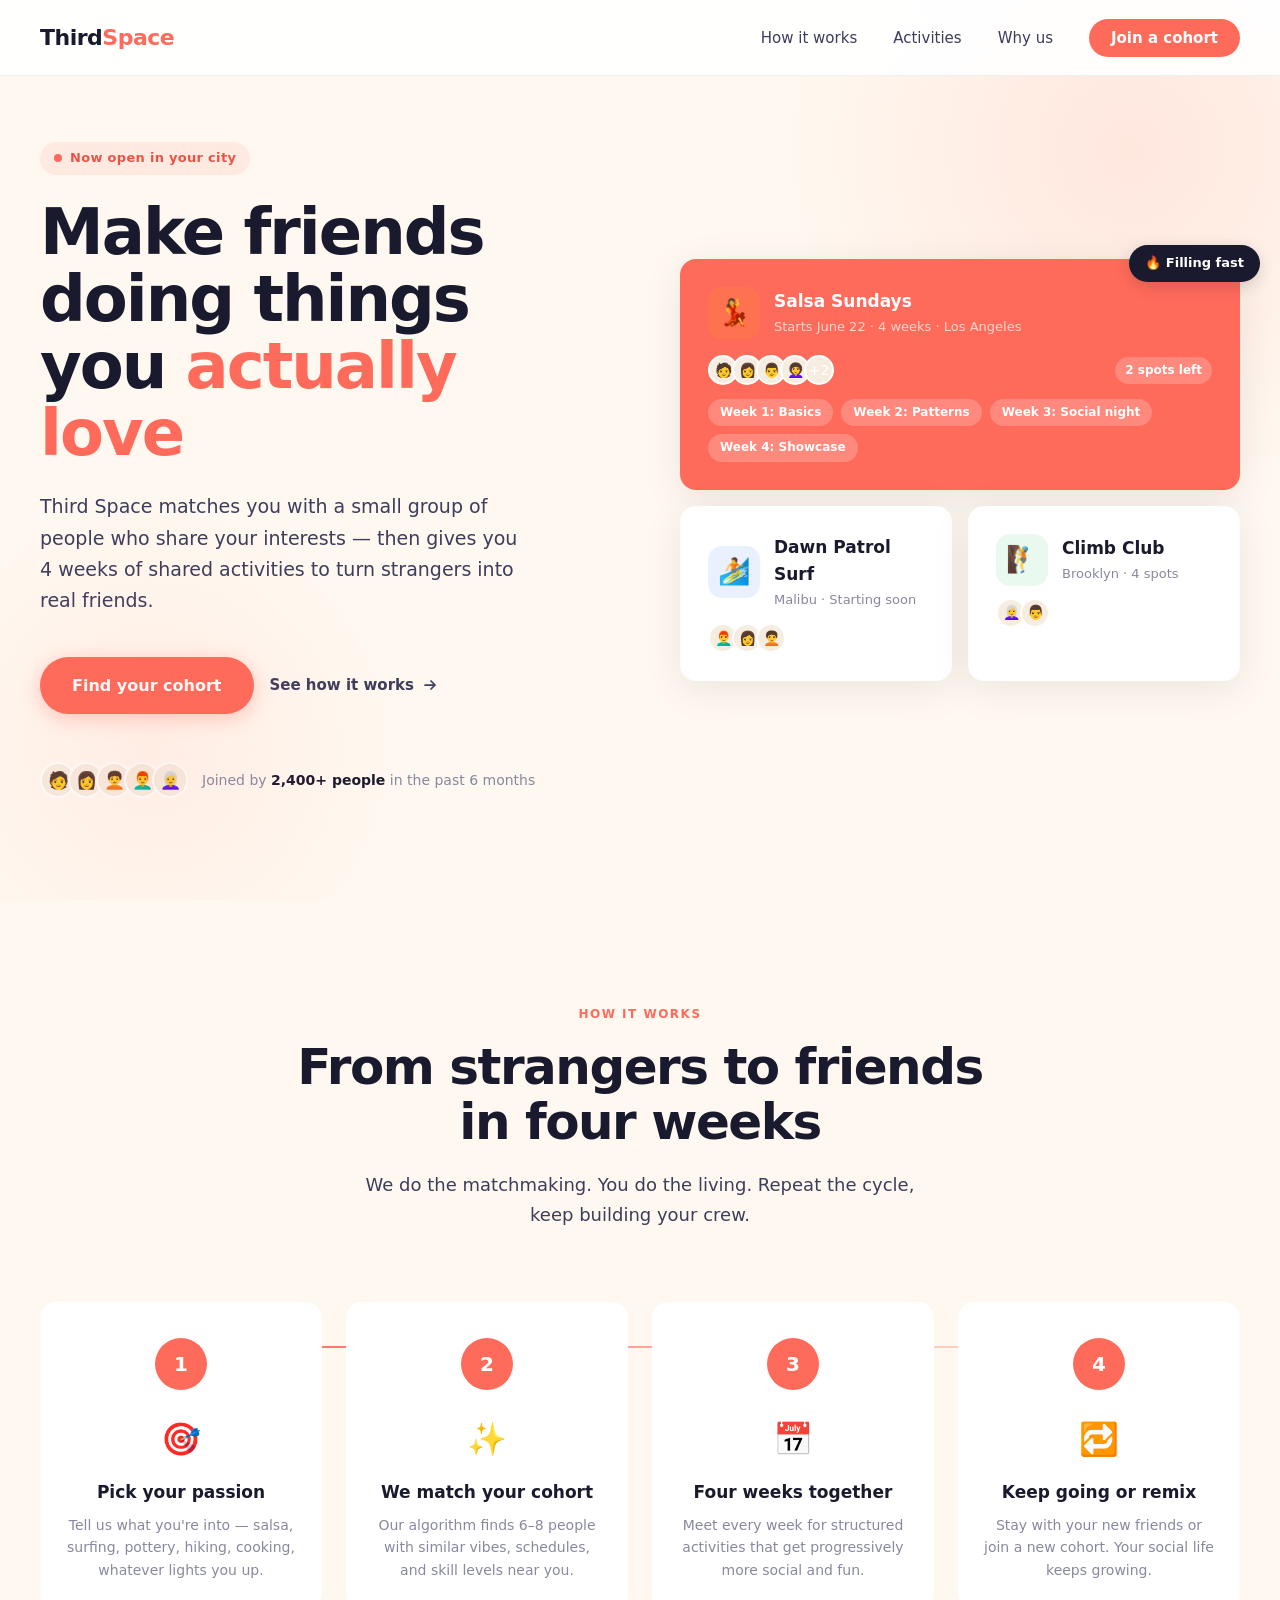
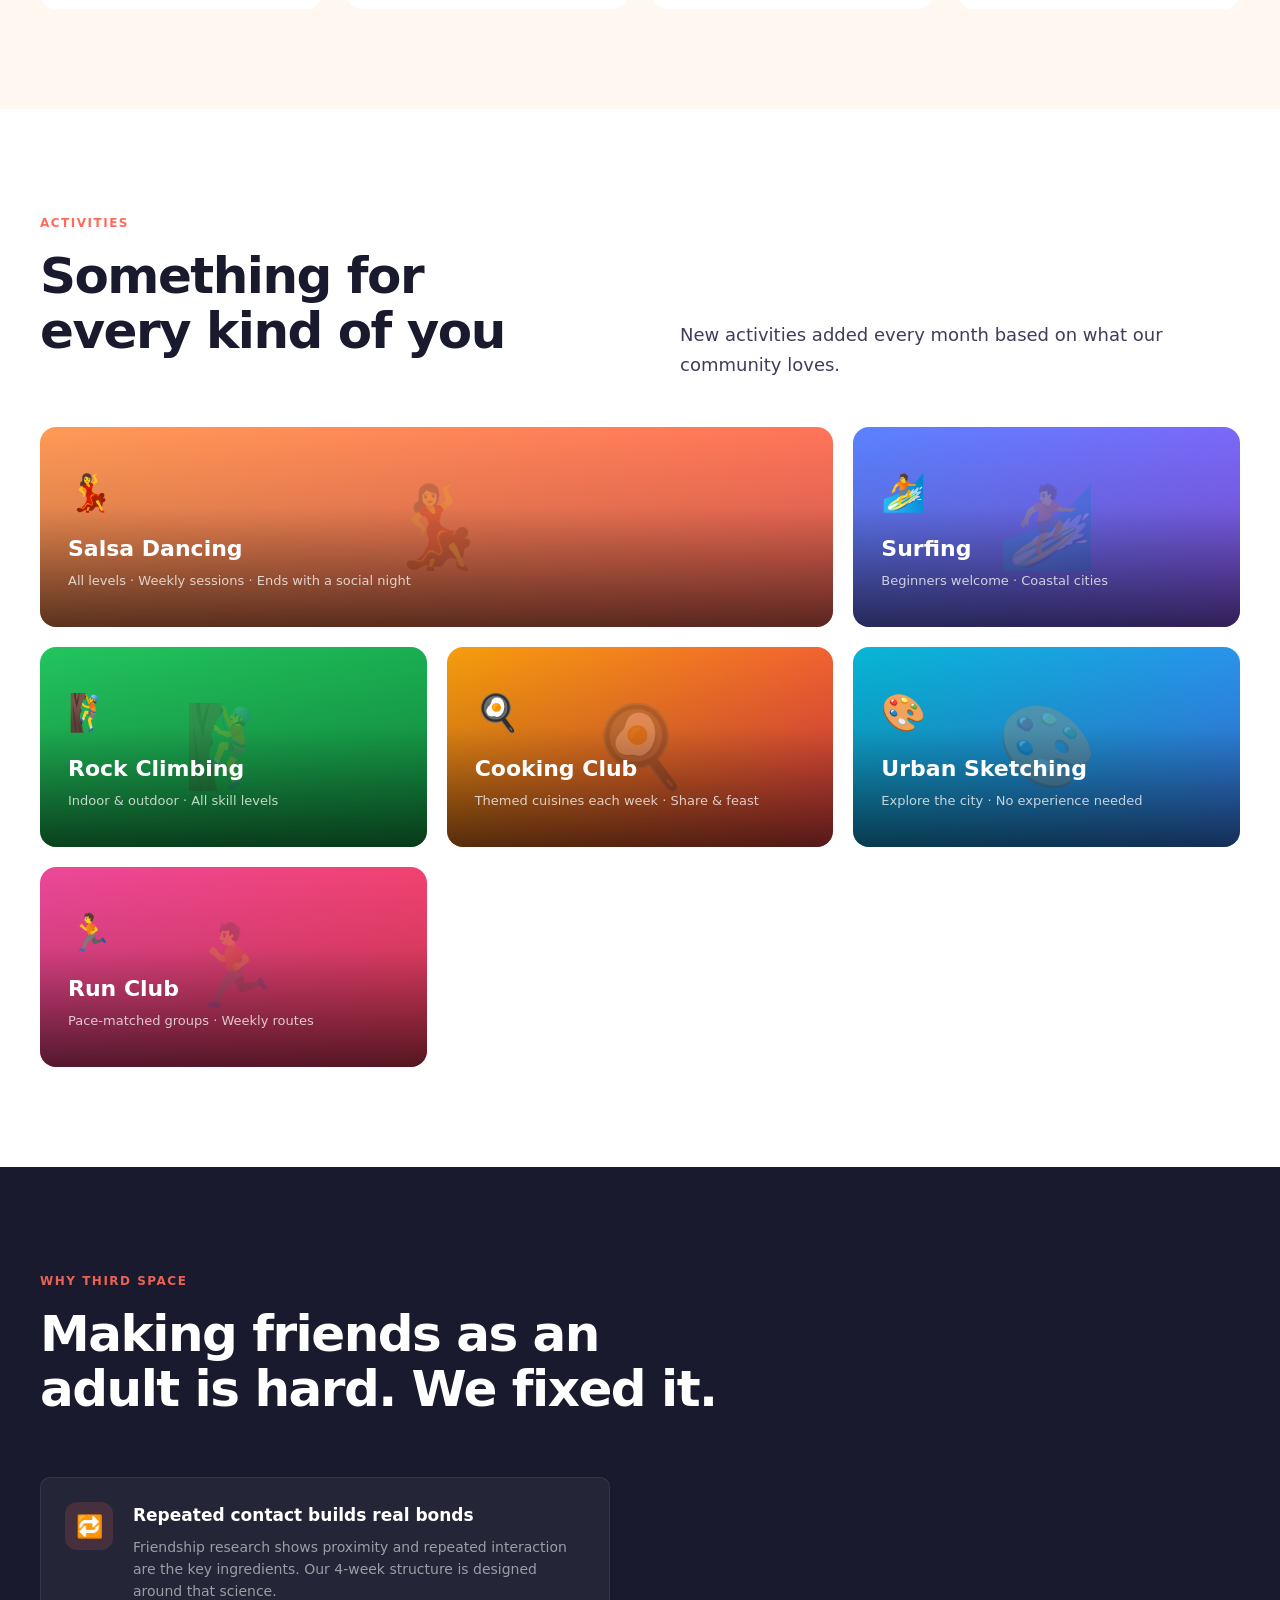
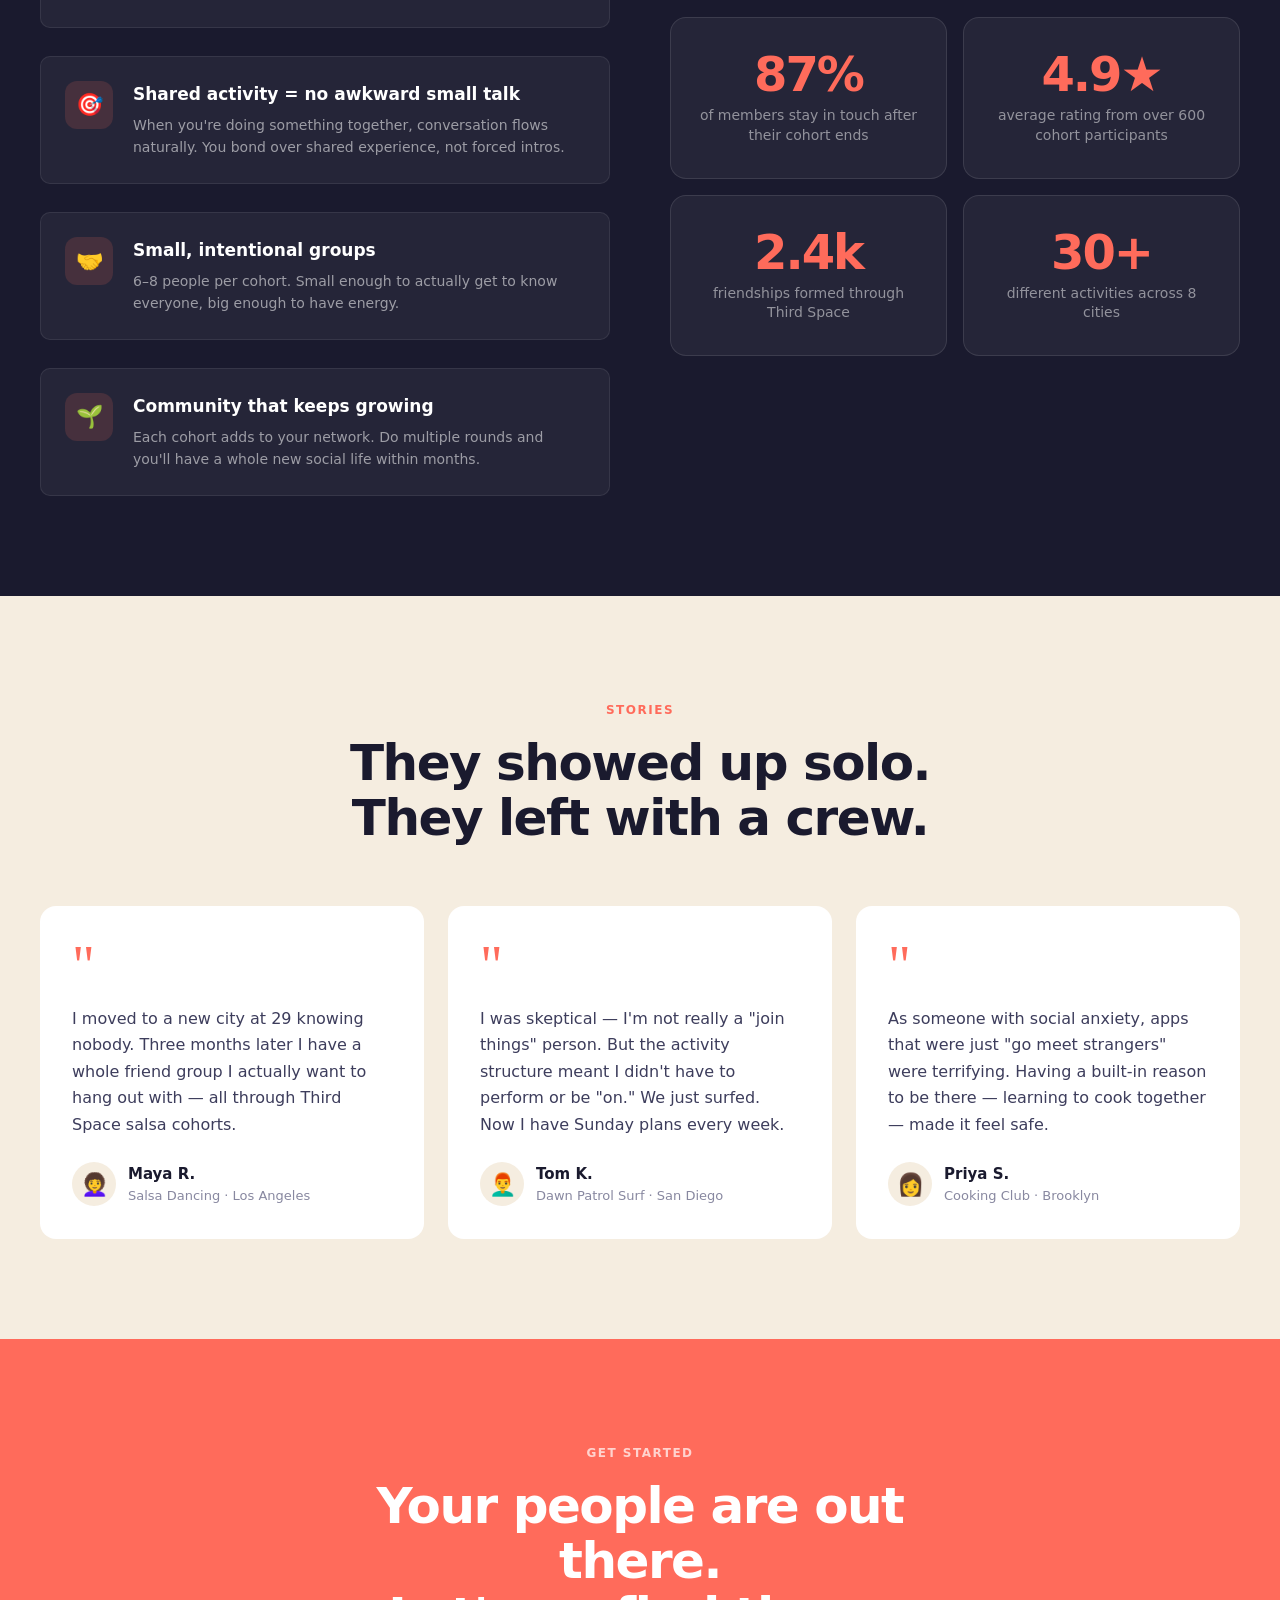
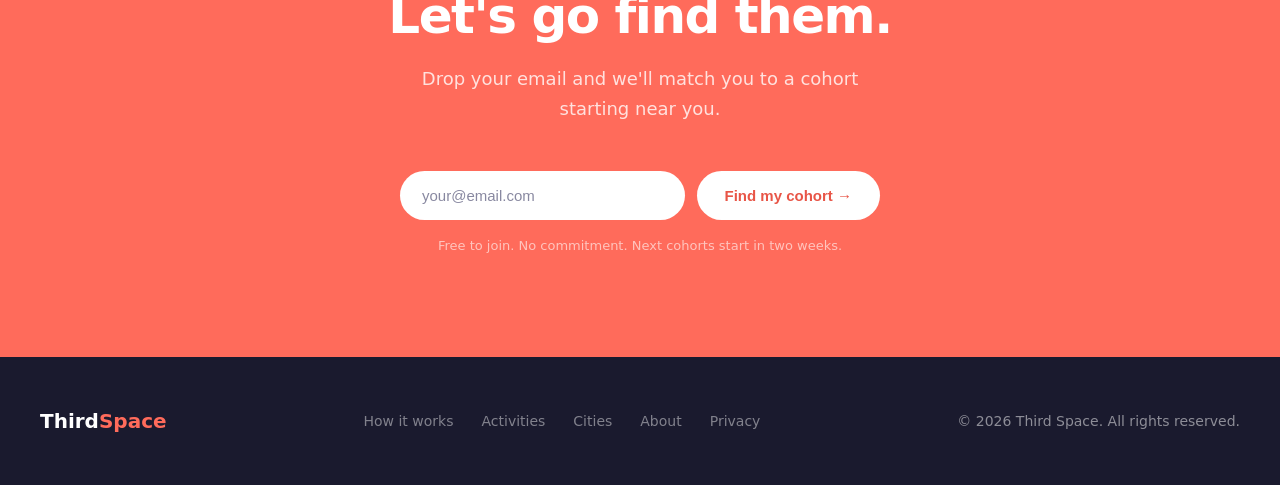
<file: index.html>
<!DOCTYPE html>
<html lang="en">
<head>
  <meta charset="UTF-8" />
  <meta name="viewport" content="width=device-width, initial-scale=1.0" />
  <title>Third Space — Find Your People</title>
  <style>
    *, *::before, *::after { box-sizing: border-box; margin: 0; padding: 0; }

    :root {
      --coral: #FF6B5B;
      --coral-dark: #E85547;
      --sand: #FFF8F0;
      --clay: #F5EDE0;
      --ink: #1A1A2E;
      --ink-soft: #3D3D5C;
      --muted: #8888A0;
      --white: #FFFFFF;
      --radius: 16px;
      --radius-sm: 10px;
    }

    html { scroll-behavior: smooth; }

    body {
      font-family: -apple-system, BlinkMacSystemFont, 'Segoe UI', system-ui, sans-serif;
      background: var(--white);
      color: var(--ink);
      line-height: 1.6;
      overflow-x: hidden;
    }

    /* NAV */
    nav {
      position: fixed;
      top: 0;
      left: 0;
      right: 0;
      z-index: 100;
      padding: 20px 40px;
      display: flex;
      align-items: center;
      justify-content: space-between;
      background: rgba(255,255,255,0.92);
      backdrop-filter: blur(12px);
      border-bottom: 1px solid rgba(0,0,0,0.06);
    }

    .logo {
      font-size: 22px;
      font-weight: 800;
      color: var(--ink);
      letter-spacing: -0.5px;
    }

    .logo span { color: var(--coral); }

    nav ul {
      list-style: none;
      display: flex;
      gap: 36px;
    }

    nav ul a {
      text-decoration: none;
      color: var(--ink-soft);
      font-size: 15px;
      font-weight: 500;
      transition: color 0.2s;
    }

    nav ul a:hover { color: var(--coral); }

    .nav-cta {
      background: var(--coral);
      color: var(--white) !important;
      padding: 10px 22px;
      border-radius: 50px;
      font-weight: 600 !important;
      transition: background 0.2s, transform 0.15s !important;
    }

    .nav-cta:hover {
      background: var(--coral-dark) !important;
      color: var(--white) !important;
      transform: translateY(-1px);
    }

    /* HERO */
    .hero {
      min-height: 100vh;
      display: flex;
      align-items: center;
      padding: 120px 40px 80px;
      background: var(--sand);
      position: relative;
      overflow: hidden;
    }

    .hero::before {
      content: '';
      position: absolute;
      top: -200px;
      right: -200px;
      width: 700px;
      height: 700px;
      border-radius: 50%;
      background: radial-gradient(circle, rgba(255,107,91,0.12) 0%, transparent 70%);
      pointer-events: none;
    }

    .hero::after {
      content: '';
      position: absolute;
      bottom: -100px;
      left: -100px;
      width: 500px;
      height: 500px;
      border-radius: 50%;
      background: radial-gradient(circle, rgba(255,107,91,0.08) 0%, transparent 70%);
      pointer-events: none;
    }

    .hero-inner {
      max-width: 1200px;
      margin: 0 auto;
      width: 100%;
      display: grid;
      grid-template-columns: 1fr 1fr;
      gap: 80px;
      align-items: center;
    }

    .hero-badge {
      display: inline-flex;
      align-items: center;
      gap: 8px;
      background: rgba(255,107,91,0.1);
      color: var(--coral-dark);
      padding: 6px 14px;
      border-radius: 50px;
      font-size: 13px;
      font-weight: 600;
      letter-spacing: 0.3px;
      margin-bottom: 24px;
    }

    .hero-badge::before {
      content: '';
      width: 8px;
      height: 8px;
      background: var(--coral);
      border-radius: 50%;
    }

    .hero h1 {
      font-size: clamp(42px, 5vw, 66px);
      font-weight: 900;
      line-height: 1.05;
      letter-spacing: -2px;
      color: var(--ink);
      margin-bottom: 24px;
    }

    .hero h1 em {
      font-style: normal;
      color: var(--coral);
    }

    .hero p {
      font-size: 19px;
      color: var(--ink-soft);
      margin-bottom: 40px;
      max-width: 480px;
      line-height: 1.65;
    }

    .hero-actions {
      display: flex;
      gap: 16px;
      align-items: center;
      flex-wrap: wrap;
    }

    .btn-primary {
      display: inline-block;
      background: var(--coral);
      color: var(--white);
      padding: 16px 32px;
      border-radius: 50px;
      font-size: 16px;
      font-weight: 700;
      text-decoration: none;
      transition: background 0.2s, transform 0.15s, box-shadow 0.2s;
      box-shadow: 0 4px 20px rgba(255,107,91,0.35);
    }

    .btn-primary:hover {
      background: var(--coral-dark);
      transform: translateY(-2px);
      box-shadow: 0 8px 28px rgba(255,107,91,0.4);
    }

    .btn-ghost {
      display: inline-flex;
      align-items: center;
      gap: 8px;
      color: var(--ink-soft);
      font-size: 15px;
      font-weight: 600;
      text-decoration: none;
      transition: color 0.2s;
    }

    .btn-ghost:hover { color: var(--coral); }

    .btn-ghost svg { transition: transform 0.2s; }
    .btn-ghost:hover svg { transform: translateX(4px); }

    .hero-social-proof {
      margin-top: 48px;
      display: flex;
      align-items: center;
      gap: 14px;
    }

    .avatars {
      display: flex;
    }

    .avatars span {
      width: 36px;
      height: 36px;
      border-radius: 50%;
      border: 2px solid var(--white);
      margin-left: -8px;
      font-size: 17px;
      display: flex;
      align-items: center;
      justify-content: center;
      background: var(--clay);
    }

    .avatars span:first-child { margin-left: 0; }

    .social-proof-text {
      font-size: 14px;
      color: var(--muted);
    }

    .social-proof-text strong {
      color: var(--ink);
      font-weight: 700;
    }

    /* HERO VISUAL */
    .hero-visual {
      position: relative;
    }

    .cohort-card {
      background: var(--white);
      border-radius: var(--radius);
      padding: 28px;
      box-shadow: 0 8px 40px rgba(0,0,0,0.08);
      margin-bottom: 16px;
      position: relative;
      transition: transform 0.3s;
    }

    .cohort-card:hover { transform: translateY(-4px); }

    .cohort-card-header {
      display: flex;
      align-items: center;
      gap: 14px;
      margin-bottom: 16px;
    }

    .cohort-emoji {
      width: 52px;
      height: 52px;
      border-radius: 14px;
      display: flex;
      align-items: center;
      justify-content: center;
      font-size: 26px;
      flex-shrink: 0;
    }

    .cohort-emoji.orange { background: rgba(255,165,0,0.12); }
    .cohort-emoji.blue   { background: rgba(91,130,255,0.12); }
    .cohort-emoji.green  { background: rgba(72,200,120,0.12); }

    .cohort-title {
      font-size: 17px;
      font-weight: 700;
      color: var(--ink);
      margin-bottom: 2px;
    }

    .cohort-subtitle {
      font-size: 13px;
      color: var(--muted);
    }

    .cohort-members {
      display: flex;
      align-items: center;
      justify-content: space-between;
    }

    .member-row {
      display: flex;
    }

    .member-dot {
      width: 30px;
      height: 30px;
      border-radius: 50%;
      border: 2px solid var(--white);
      margin-left: -6px;
      font-size: 14px;
      display: flex;
      align-items: center;
      justify-content: center;
      background: var(--clay);
    }

    .member-dot:first-child { margin-left: 0; }

    .spots-badge {
      background: rgba(72,200,120,0.12);
      color: #28A058;
      font-size: 12px;
      font-weight: 700;
      padding: 4px 10px;
      border-radius: 20px;
    }

    .cohort-card.featured {
      background: var(--coral);
      color: var(--white);
    }

    .cohort-card.featured .cohort-title { color: var(--white); }
    .cohort-card.featured .cohort-subtitle { color: rgba(255,255,255,0.7); }
    .cohort-card.featured .spots-badge {
      background: rgba(255,255,255,0.2);
      color: var(--white);
    }

    .week-chips {
      display: flex;
      gap: 8px;
      margin-top: 14px;
      flex-wrap: wrap;
    }

    .chip {
      background: rgba(255,255,255,0.2);
      color: var(--white);
      font-size: 12px;
      font-weight: 600;
      padding: 4px 12px;
      border-radius: 20px;
    }

    .floating-badge {
      position: absolute;
      right: -20px;
      top: -14px;
      background: var(--ink);
      color: var(--white);
      font-size: 13px;
      font-weight: 700;
      padding: 8px 16px;
      border-radius: 50px;
      white-space: nowrap;
      box-shadow: 0 4px 16px rgba(0,0,0,0.15);
    }

    /* SECTION SHARED */
    section { padding: 100px 40px; }

    .section-inner {
      max-width: 1200px;
      margin: 0 auto;
    }

    .section-label {
      display: inline-block;
      font-size: 12px;
      font-weight: 800;
      letter-spacing: 1.5px;
      text-transform: uppercase;
      color: var(--coral);
      margin-bottom: 16px;
    }

    .section-title {
      font-size: clamp(32px, 4vw, 50px);
      font-weight: 900;
      letter-spacing: -1.5px;
      line-height: 1.1;
      color: var(--ink);
      margin-bottom: 20px;
    }

    .section-sub {
      font-size: 18px;
      color: var(--ink-soft);
      max-width: 560px;
      line-height: 1.65;
    }

    /* HOW IT WORKS */
    .how {
      background: var(--sand);
    }

    .how-header {
      text-align: center;
      margin-bottom: 72px;
    }

    .steps {
      display: grid;
      grid-template-columns: repeat(4, 1fr);
      gap: 24px;
      position: relative;
    }

    .steps::before {
      content: '';
      position: absolute;
      top: 44px;
      left: calc(12.5% + 28px);
      right: calc(12.5% + 28px);
      height: 2px;
      background: linear-gradient(to right, var(--coral), rgba(255,107,91,0.2));
      pointer-events: none;
    }

    .step {
      text-align: center;
      padding: 36px 24px 28px;
      background: var(--white);
      border-radius: var(--radius);
      position: relative;
      transition: transform 0.25s, box-shadow 0.25s;
    }

    .step:hover {
      transform: translateY(-6px);
      box-shadow: 0 16px 40px rgba(0,0,0,0.08);
    }

    .step-number {
      width: 52px;
      height: 52px;
      border-radius: 50%;
      background: var(--coral);
      color: var(--white);
      font-size: 20px;
      font-weight: 900;
      display: flex;
      align-items: center;
      justify-content: center;
      margin: 0 auto 24px;
      position: relative;
      z-index: 1;
    }

    .step-icon {
      font-size: 32px;
      margin-bottom: 14px;
    }

    .step h3 {
      font-size: 17px;
      font-weight: 800;
      color: var(--ink);
      margin-bottom: 8px;
    }

    .step p {
      font-size: 14px;
      color: var(--muted);
      line-height: 1.6;
    }

    /* ACTIVITIES */
    .activities-header {
      display: flex;
      align-items: flex-end;
      justify-content: space-between;
      margin-bottom: 48px;
      flex-wrap: wrap;
      gap: 20px;
    }

    .activity-grid {
      display: grid;
      grid-template-columns: repeat(3, 1fr);
      gap: 20px;
    }

    .activity-card {
      border-radius: var(--radius);
      padding: 36px 28px;
      position: relative;
      overflow: hidden;
      cursor: pointer;
      transition: transform 0.25s, box-shadow 0.25s;
      min-height: 200px;
      display: flex;
      flex-direction: column;
      justify-content: flex-end;
    }

    .activity-card:hover {
      transform: translateY(-6px);
      box-shadow: 0 20px 50px rgba(0,0,0,0.14);
    }

    .activity-card::before {
      content: '';
      position: absolute;
      inset: 0;
      background: linear-gradient(to top, rgba(0,0,0,0.65) 0%, rgba(0,0,0,0.1) 60%, transparent 100%);
      z-index: 1;
    }

    .activity-bg {
      position: absolute;
      inset: 0;
      font-size: 80px;
      display: flex;
      align-items: center;
      justify-content: center;
      opacity: 0.25;
    }

    .activity-card:nth-child(1) { background: linear-gradient(135deg, #FF9A56, #FF6B5B); }
    .activity-card:nth-child(2) { background: linear-gradient(135deg, #5B82FF, #8B5CF6); }
    .activity-card:nth-child(3) { background: linear-gradient(135deg, #22C55E, #16A34A); }
    .activity-card:nth-child(4) { background: linear-gradient(135deg, #F59E0B, #EF4444); }
    .activity-card:nth-child(5) { background: linear-gradient(135deg, #06B6D4, #3B82F6); }
    .activity-card:nth-child(6) { background: linear-gradient(135deg, #EC4899, #F43F5E); }

    .activity-content {
      position: relative;
      z-index: 2;
    }

    .activity-emoji {
      font-size: 36px;
      margin-bottom: 10px;
      display: block;
    }

    .activity-name {
      font-size: 22px;
      font-weight: 800;
      color: var(--white);
      margin-bottom: 4px;
    }

    .activity-meta {
      font-size: 13px;
      color: rgba(255,255,255,0.75);
      font-weight: 500;
    }

    .activity-card.wide {
      grid-column: span 2;
    }

    /* WHY SECTION */
    .why { background: var(--ink); color: var(--white); }

    .why .section-label { color: rgba(255,107,91,0.9); }

    .why .section-title { color: var(--white); }

    .why-grid {
      display: grid;
      grid-template-columns: 1fr 1fr;
      gap: 60px;
      align-items: center;
      margin-top: 60px;
    }

    .why-features {
      display: flex;
      flex-direction: column;
      gap: 28px;
    }

    .why-feature {
      display: flex;
      gap: 20px;
      align-items: flex-start;
      padding: 24px;
      border-radius: var(--radius-sm);
      background: rgba(255,255,255,0.05);
      border: 1px solid rgba(255,255,255,0.08);
      transition: background 0.2s, border-color 0.2s;
    }

    .why-feature:hover {
      background: rgba(255,107,91,0.1);
      border-color: rgba(255,107,91,0.3);
    }

    .why-icon {
      width: 48px;
      height: 48px;
      border-radius: 12px;
      background: rgba(255,107,91,0.15);
      display: flex;
      align-items: center;
      justify-content: center;
      font-size: 22px;
      flex-shrink: 0;
    }

    .why-feature h3 {
      font-size: 17px;
      font-weight: 700;
      color: var(--white);
      margin-bottom: 6px;
    }

    .why-feature p {
      font-size: 14px;
      color: rgba(255,255,255,0.55);
      line-height: 1.6;
    }

    .stat-grid {
      display: grid;
      grid-template-columns: 1fr 1fr;
      gap: 16px;
    }

    .stat-card {
      background: rgba(255,255,255,0.05);
      border: 1px solid rgba(255,255,255,0.1);
      border-radius: var(--radius);
      padding: 32px 24px;
      text-align: center;
    }

    .stat-number {
      font-size: 48px;
      font-weight: 900;
      color: var(--coral);
      letter-spacing: -2px;
      line-height: 1;
      margin-bottom: 8px;
    }

    .stat-label {
      font-size: 14px;
      color: rgba(255,255,255,0.5);
      line-height: 1.4;
    }

    /* TESTIMONIALS */
    .testimonials { background: var(--clay); }

    .testimonials-header {
      text-align: center;
      margin-bottom: 60px;
    }

    .testimonial-grid {
      display: grid;
      grid-template-columns: repeat(3, 1fr);
      gap: 24px;
    }

    .testimonial-card {
      background: var(--white);
      border-radius: var(--radius);
      padding: 32px;
      position: relative;
      transition: transform 0.25s, box-shadow 0.25s;
    }

    .testimonial-card:hover {
      transform: translateY(-4px);
      box-shadow: 0 16px 40px rgba(0,0,0,0.08);
    }

    .quote-mark {
      font-size: 56px;
      color: var(--coral);
      line-height: 1;
      margin-bottom: 12px;
      font-family: Georgia, serif;
    }

    .testimonial-text {
      font-size: 16px;
      color: var(--ink-soft);
      line-height: 1.65;
      margin-bottom: 24px;
    }

    .testimonial-author {
      display: flex;
      align-items: center;
      gap: 12px;
    }

    .author-avatar {
      width: 44px;
      height: 44px;
      border-radius: 50%;
      font-size: 22px;
      display: flex;
      align-items: center;
      justify-content: center;
      background: var(--clay);
      flex-shrink: 0;
    }

    .author-name {
      font-size: 15px;
      font-weight: 700;
      color: var(--ink);
    }

    .author-cohort {
      font-size: 13px;
      color: var(--muted);
    }

    /* CTA */
    .cta {
      background: var(--coral);
      text-align: center;
      padding: 100px 40px;
    }

    .cta .section-label { color: rgba(255,255,255,0.7); }

    .cta .section-title { color: var(--white); max-width: 700px; margin: 0 auto 20px; }

    .cta .section-sub { color: rgba(255,255,255,0.8); max-width: 500px; margin: 0 auto 48px; }

    .signup-form {
      display: flex;
      gap: 12px;
      max-width: 480px;
      margin: 0 auto;
      flex-wrap: wrap;
      justify-content: center;
    }

    .signup-form input {
      flex: 1;
      min-width: 220px;
      padding: 16px 22px;
      border-radius: 50px;
      border: none;
      font-size: 15px;
      outline: none;
      background: var(--white);
      color: var(--ink);
    }

    .signup-form input::placeholder { color: var(--muted); }

    .btn-white {
      background: var(--white);
      color: var(--coral-dark);
      padding: 16px 28px;
      border-radius: 50px;
      font-size: 15px;
      font-weight: 700;
      border: none;
      cursor: pointer;
      transition: transform 0.15s, box-shadow 0.2s;
      white-space: nowrap;
    }

    .btn-white:hover {
      transform: translateY(-2px);
      box-shadow: 0 8px 24px rgba(0,0,0,0.15);
    }

    .cta-note {
      margin-top: 16px;
      font-size: 13px;
      color: rgba(255,255,255,0.6);
    }

    /* FOOTER */
    footer {
      background: var(--ink);
      color: rgba(255,255,255,0.5);
      padding: 48px 40px;
    }

    .footer-inner {
      max-width: 1200px;
      margin: 0 auto;
      display: flex;
      align-items: center;
      justify-content: space-between;
      flex-wrap: wrap;
      gap: 20px;
    }

    .footer-logo {
      font-size: 20px;
      font-weight: 800;
      color: var(--white);
    }

    .footer-logo span { color: var(--coral); }

    .footer-links {
      display: flex;
      gap: 28px;
      list-style: none;
    }

    .footer-links a {
      text-decoration: none;
      color: rgba(255,255,255,0.45);
      font-size: 14px;
      transition: color 0.2s;
    }

    .footer-links a:hover { color: var(--white); }

    .footer-copy { font-size: 14px; }

    /* RESPONSIVE */
    @media (max-width: 900px) {
      nav ul { display: none; }

      .hero-inner {
        grid-template-columns: 1fr;
        gap: 60px;
      }

      .hero-visual { display: none; }

      .steps {
        grid-template-columns: repeat(2, 1fr);
      }

      .steps::before { display: none; }

      .activity-grid {
        grid-template-columns: repeat(2, 1fr);
      }

      .activity-card.wide { grid-column: span 1; }

      .why-grid {
        grid-template-columns: 1fr;
        gap: 40px;
      }

      .testimonial-grid {
        grid-template-columns: 1fr;
      }
    }

    @media (max-width: 600px) {
      nav { padding: 16px 20px; }
      section { padding: 70px 20px; }
      .hero { padding: 100px 20px 60px; }

      .steps { grid-template-columns: 1fr; }

      .activity-grid { grid-template-columns: 1fr; }

      .stat-grid { grid-template-columns: 1fr 1fr; }

      .footer-inner { flex-direction: column; align-items: flex-start; }

      .footer-links { flex-wrap: wrap; gap: 16px; }
    }
  </style>
</head>
<body>

  <!-- NAV -->
  <nav>
    <div class="logo">Third<span>Space</span></div>
    <ul>
      <li><a href="#how">How it works</a></li>
      <li><a href="#activities">Activities</a></li>
      <li><a href="#why">Why us</a></li>
      <li><a href="#join" class="nav-cta">Join a cohort</a></li>
    </ul>
  </nav>

  <!-- HERO -->
  <section class="hero">
    <div class="hero-inner">
      <div class="hero-text">
        <div class="hero-badge">Now open in your city</div>
        <h1>Make friends<br/>doing things<br/>you <em>actually love</em></h1>
        <p>Third Space matches you with a small group of people who share your interests — then gives you 4 weeks of shared activities to turn strangers into real friends.</p>
        <div class="hero-actions">
          <a href="#join" class="btn-primary">Find your cohort</a>
          <a href="#how" class="btn-ghost">
            See how it works
            <svg width="16" height="16" viewBox="0 0 16 16" fill="none">
              <path d="M3 8h10M9 4l4 4-4 4" stroke="currentColor" stroke-width="1.75" stroke-linecap="round" stroke-linejoin="round"/>
            </svg>
          </a>
        </div>
        <div class="hero-social-proof">
          <div class="avatars">
            <span>🧑</span><span>👩</span><span>🧑‍🦱</span><span>👨‍🦰</span><span>👩‍🦳</span>
          </div>
          <div class="social-proof-text">
            Joined by <strong>2,400+ people</strong> in the past 6 months
          </div>
        </div>
      </div>

      <div class="hero-visual">
        <div class="cohort-card featured" style="position:relative;">
          <div class="floating-badge">🔥 Filling fast</div>
          <div class="cohort-card-header">
            <div class="cohort-emoji orange">💃</div>
            <div>
              <div class="cohort-title">Salsa Sundays</div>
              <div class="cohort-subtitle">Starts June 22 · 4 weeks · Los Angeles</div>
            </div>
          </div>
          <div class="cohort-members">
            <div class="member-row">
              <div class="member-dot">🧑</div>
              <div class="member-dot">👩</div>
              <div class="member-dot">👨</div>
              <div class="member-dot">👩‍🦱</div>
              <div class="member-dot">+2</div>
            </div>
            <div class="spots-badge">2 spots left</div>
          </div>
          <div class="week-chips">
            <span class="chip">Week 1: Basics</span>
            <span class="chip">Week 2: Patterns</span>
            <span class="chip">Week 3: Social night</span>
            <span class="chip">Week 4: Showcase</span>
          </div>
        </div>

        <div style="display: grid; grid-template-columns: 1fr 1fr; gap: 16px;">
          <div class="cohort-card" style="margin:0;">
            <div class="cohort-card-header" style="margin-bottom:12px;">
              <div class="cohort-emoji blue">🏄</div>
              <div>
                <div class="cohort-title">Dawn Patrol Surf</div>
                <div class="cohort-subtitle">Malibu · Starting soon</div>
              </div>
            </div>
            <div class="member-row">
              <div class="member-dot">👨‍🦰</div>
              <div class="member-dot">👩</div>
              <div class="member-dot">🧑‍🦱</div>
            </div>
          </div>
          <div class="cohort-card" style="margin:0;">
            <div class="cohort-card-header" style="margin-bottom:12px;">
              <div class="cohort-emoji green">🧗</div>
              <div>
                <div class="cohort-title">Climb Club</div>
                <div class="cohort-subtitle">Brooklyn · 4 spots</div>
              </div>
            </div>
            <div class="member-row">
              <div class="member-dot">👩‍🦳</div>
              <div class="member-dot">👨</div>
            </div>
          </div>
        </div>
      </div>
    </div>
  </section>

  <!-- HOW IT WORKS -->
  <section class="how" id="how">
    <div class="section-inner">
      <div class="how-header">
        <div class="section-label">How it works</div>
        <h2 class="section-title">From strangers to friends<br/>in four weeks</h2>
        <p class="section-sub" style="margin: 0 auto;">We do the matchmaking. You do the living. Repeat the cycle, keep building your crew.</p>
      </div>
      <div class="steps">
        <div class="step">
          <div class="step-number">1</div>
          <div class="step-icon">🎯</div>
          <h3>Pick your passion</h3>
          <p>Tell us what you're into — salsa, surfing, pottery, hiking, cooking, whatever lights you up.</p>
        </div>
        <div class="step">
          <div class="step-number">2</div>
          <div class="step-icon">✨</div>
          <h3>We match your cohort</h3>
          <p>Our algorithm finds 6–8 people with similar vibes, schedules, and skill levels near you.</p>
        </div>
        <div class="step">
          <div class="step-number">3</div>
          <div class="step-icon">📅</div>
          <h3>Four weeks together</h3>
          <p>Meet every week for structured activities that get progressively more social and fun.</p>
        </div>
        <div class="step">
          <div class="step-number">4</div>
          <div class="step-icon">🔁</div>
          <h3>Keep going or remix</h3>
          <p>Stay with your new friends or join a new cohort. Your social life keeps growing.</p>
        </div>
      </div>
    </div>
  </section>

  <!-- ACTIVITIES -->
  <section id="activities">
    <div class="section-inner">
      <div class="activities-header">
        <div>
          <div class="section-label">Activities</div>
          <h2 class="section-title">Something for<br/>every kind of you</h2>
        </div>
        <p class="section-sub">New activities added every month based on what our community loves.</p>
      </div>
      <div class="activity-grid">
        <div class="activity-card wide">
          <div class="activity-bg">💃</div>
          <div class="activity-content">
            <span class="activity-emoji">💃</span>
            <div class="activity-name">Salsa Dancing</div>
            <div class="activity-meta">All levels · Weekly sessions · Ends with a social night</div>
          </div>
        </div>
        <div class="activity-card">
          <div class="activity-bg">🏄</div>
          <div class="activity-content">
            <span class="activity-emoji">🏄</span>
            <div class="activity-name">Surfing</div>
            <div class="activity-meta">Beginners welcome · Coastal cities</div>
          </div>
        </div>
        <div class="activity-card">
          <div class="activity-bg">🧗</div>
          <div class="activity-content">
            <span class="activity-emoji">🧗</span>
            <div class="activity-name">Rock Climbing</div>
            <div class="activity-meta">Indoor & outdoor · All skill levels</div>
          </div>
        </div>
        <div class="activity-card">
          <div class="activity-bg">🍳</div>
          <div class="activity-content">
            <span class="activity-emoji">🍳</span>
            <div class="activity-name">Cooking Club</div>
            <div class="activity-meta">Themed cuisines each week · Share & feast</div>
          </div>
        </div>
        <div class="activity-card">
          <div class="activity-bg">🎨</div>
          <div class="activity-content">
            <span class="activity-emoji">🎨</span>
            <div class="activity-name">Urban Sketching</div>
            <div class="activity-meta">Explore the city · No experience needed</div>
          </div>
        </div>
        <div class="activity-card">
          <div class="activity-bg">🏃</div>
          <div class="activity-content">
            <span class="activity-emoji">🏃</span>
            <div class="activity-name">Run Club</div>
            <div class="activity-meta">Pace-matched groups · Weekly routes</div>
          </div>
        </div>
      </div>
    </div>
  </section>

  <!-- WHY -->
  <section class="why" id="why">
    <div class="section-inner">
      <div class="section-label">Why Third Space</div>
      <h2 class="section-title" style="color:white;">Making friends as an<br/>adult is hard. We fixed it.</h2>
      <div class="why-grid">
        <div class="why-features">
          <div class="why-feature">
            <div class="why-icon">🔁</div>
            <div>
              <h3>Repeated contact builds real bonds</h3>
              <p>Friendship research shows proximity and repeated interaction are the key ingredients. Our 4-week structure is designed around that science.</p>
            </div>
          </div>
          <div class="why-feature">
            <div class="why-icon">🎯</div>
            <div>
              <h3>Shared activity = no awkward small talk</h3>
              <p>When you're doing something together, conversation flows naturally. You bond over shared experience, not forced intros.</p>
            </div>
          </div>
          <div class="why-feature">
            <div class="why-icon">🤝</div>
            <div>
              <h3>Small, intentional groups</h3>
              <p>6–8 people per cohort. Small enough to actually get to know everyone, big enough to have energy.</p>
            </div>
          </div>
          <div class="why-feature">
            <div class="why-icon">🌱</div>
            <div>
              <h3>Community that keeps growing</h3>
              <p>Each cohort adds to your network. Do multiple rounds and you'll have a whole new social life within months.</p>
            </div>
          </div>
        </div>
        <div class="stat-grid">
          <div class="stat-card">
            <div class="stat-number">87%</div>
            <div class="stat-label">of members stay in touch after their cohort ends</div>
          </div>
          <div class="stat-card">
            <div class="stat-number">4.9★</div>
            <div class="stat-label">average rating from over 600 cohort participants</div>
          </div>
          <div class="stat-card">
            <div class="stat-number">2.4k</div>
            <div class="stat-label">friendships formed through Third Space</div>
          </div>
          <div class="stat-card">
            <div class="stat-number">30+</div>
            <div class="stat-label">different activities across 8 cities</div>
          </div>
        </div>
      </div>
    </div>
  </section>

  <!-- TESTIMONIALS -->
  <section class="testimonials">
    <div class="section-inner">
      <div class="testimonials-header">
        <div class="section-label">Stories</div>
        <h2 class="section-title">They showed up solo.<br/>They left with a crew.</h2>
      </div>
      <div class="testimonial-grid">
        <div class="testimonial-card">
          <div class="quote-mark">"</div>
          <p class="testimonial-text">I moved to a new city at 29 knowing nobody. Three months later I have a whole friend group I actually want to hang out with — all through Third Space salsa cohorts.</p>
          <div class="testimonial-author">
            <div class="author-avatar">👩‍🦱</div>
            <div>
              <div class="author-name">Maya R.</div>
              <div class="author-cohort">Salsa Dancing · Los Angeles</div>
            </div>
          </div>
        </div>
        <div class="testimonial-card">
          <div class="quote-mark">"</div>
          <p class="testimonial-text">I was skeptical — I'm not really a "join things" person. But the activity structure meant I didn't have to perform or be "on." We just surfed. Now I have Sunday plans every week.</p>
          <div class="testimonial-author">
            <div class="author-avatar">👨‍🦰</div>
            <div>
              <div class="author-name">Tom K.</div>
              <div class="author-cohort">Dawn Patrol Surf · San Diego</div>
            </div>
          </div>
        </div>
        <div class="testimonial-card">
          <div class="quote-mark">"</div>
          <p class="testimonial-text">As someone with social anxiety, apps that were just "go meet strangers" were terrifying. Having a built-in reason to be there — learning to cook together — made it feel safe.</p>
          <div class="testimonial-author">
            <div class="author-avatar">👩</div>
            <div>
              <div class="author-name">Priya S.</div>
              <div class="author-cohort">Cooking Club · Brooklyn</div>
            </div>
          </div>
        </div>
      </div>
    </div>
  </section>

  <!-- CTA -->
  <section class="cta" id="join">
    <div class="section-inner">
      <div class="section-label">Get started</div>
      <h2 class="section-title">Your people are out there.<br/>Let's go find them.</h2>
      <p class="section-sub">Drop your email and we'll match you to a cohort starting near you.</p>
      <form class="signup-form" action="https://formsubmit.co/rextabachnick@gmail.com" method="POST">
        <input type="hidden" name="_subject" value="New Third Space cohort request!" />
        <input type="hidden" name="_captcha" value="false" />
        <input type="hidden" name="_next" value="https://rextabachnick.github.io/SHED/thanks.html" />
        <input type="email" name="email" placeholder="your@email.com" required />
        <button type="submit" class="btn-white">Find my cohort →</button>
      </form>
      <p class="cta-note">Free to join. No commitment. Next cohorts start in two weeks.</p>
    </div>
  </section>

  <!-- FOOTER -->
  <footer>
    <div class="footer-inner">
      <div class="footer-logo">Third<span>Space</span></div>
      <ul class="footer-links">
        <li><a href="#">How it works</a></li>
        <li><a href="#">Activities</a></li>
        <li><a href="#">Cities</a></li>
        <li><a href="#">About</a></li>
        <li><a href="#">Privacy</a></li>
      </ul>
      <div class="footer-copy">© 2026 Third Space. All rights reserved.</div>
    </div>
  </footer>

  <script>
    // Smooth fade-in on scroll
    const observer = new IntersectionObserver((entries) => {
      entries.forEach(entry => {
        if (entry.isIntersecting) {
          entry.target.style.opacity = '1';
          entry.target.style.transform = 'translateY(0)';
        }
      });
    }, { threshold: 0.1 });

    document.querySelectorAll('.step, .activity-card, .why-feature, .stat-card, .testimonial-card').forEach(el => {
      el.style.opacity = '0';
      el.style.transform = 'translateY(24px)';
      el.style.transition = 'opacity 0.5s ease, transform 0.5s ease';
      observer.observe(el);
    });
  </script>
</body>
</html>
</file>
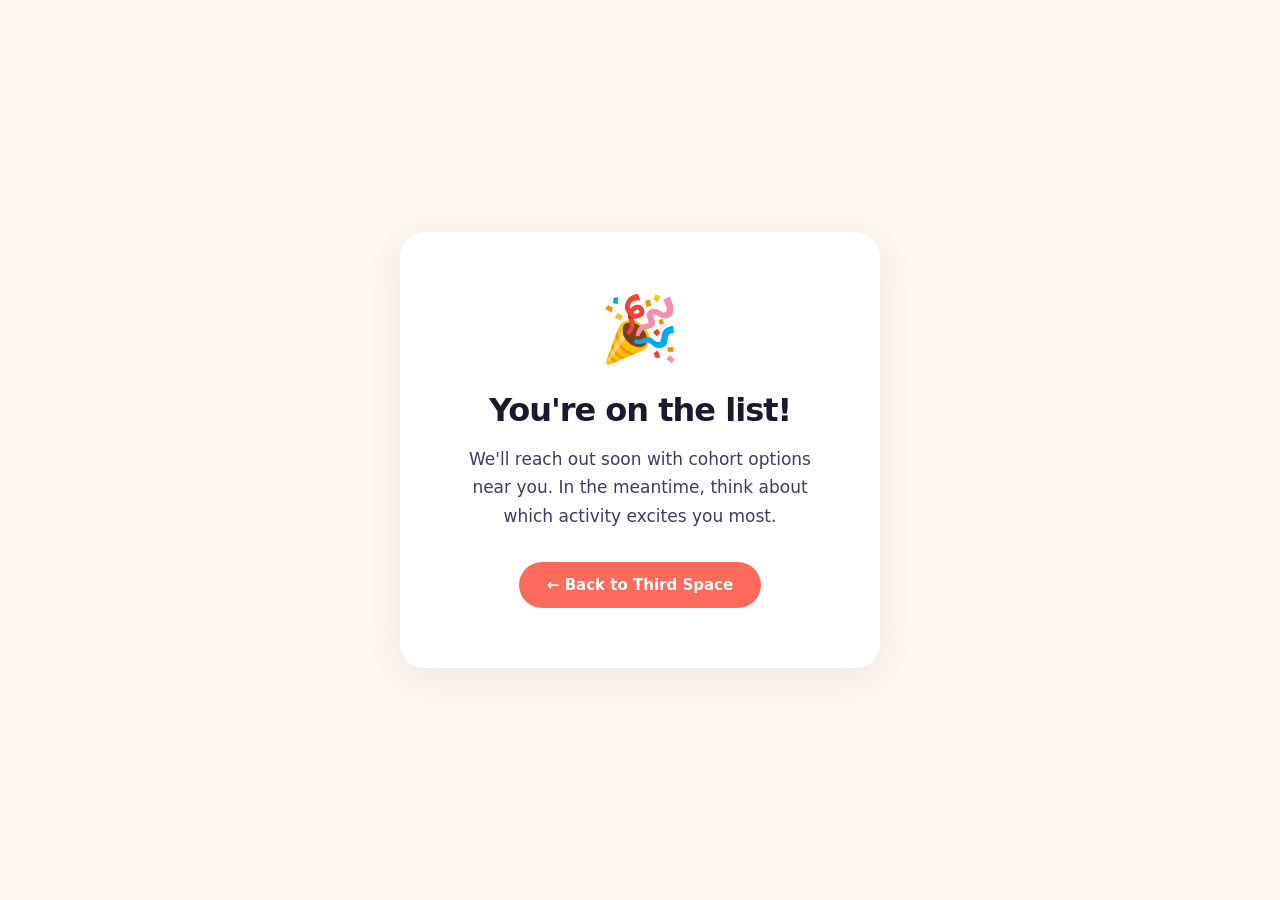
<file: thanks.html>
<!DOCTYPE html>
<html lang="en">
<head>
  <meta charset="UTF-8" />
  <meta name="viewport" content="width=device-width, initial-scale=1.0" />
  <title>You're in — Third Space</title>
  <style>
    *, *::before, *::after { box-sizing: border-box; margin: 0; padding: 0; }
    body {
      font-family: -apple-system, BlinkMacSystemFont, 'Segoe UI', system-ui, sans-serif;
      background: #FFF8F0;
      min-height: 100vh;
      display: flex;
      align-items: center;
      justify-content: center;
      text-align: center;
      padding: 40px;
    }
    .card {
      background: white;
      border-radius: 24px;
      padding: 60px 48px;
      max-width: 480px;
      box-shadow: 0 8px 40px rgba(0,0,0,0.08);
    }
    .emoji { font-size: 64px; margin-bottom: 24px; }
    h1 { font-size: 32px; font-weight: 900; color: #1A1A2E; letter-spacing: -1px; margin-bottom: 16px; }
    p { font-size: 17px; color: #3D3D5C; line-height: 1.65; margin-bottom: 32px; }
    a {
      display: inline-block;
      background: #FF6B5B;
      color: white;
      padding: 14px 28px;
      border-radius: 50px;
      font-size: 15px;
      font-weight: 700;
      text-decoration: none;
      transition: background 0.2s;
    }
    a:hover { background: #E85547; }
  </style>
</head>
<body>
  <div class="card">
    <div class="emoji">🎉</div>
    <h1>You're on the list!</h1>
    <p>We'll reach out soon with cohort options near you. In the meantime, think about which activity excites you most.</p>
    <a href="index.html">← Back to Third Space</a>
  </div>
</body>
</html>
</file>
